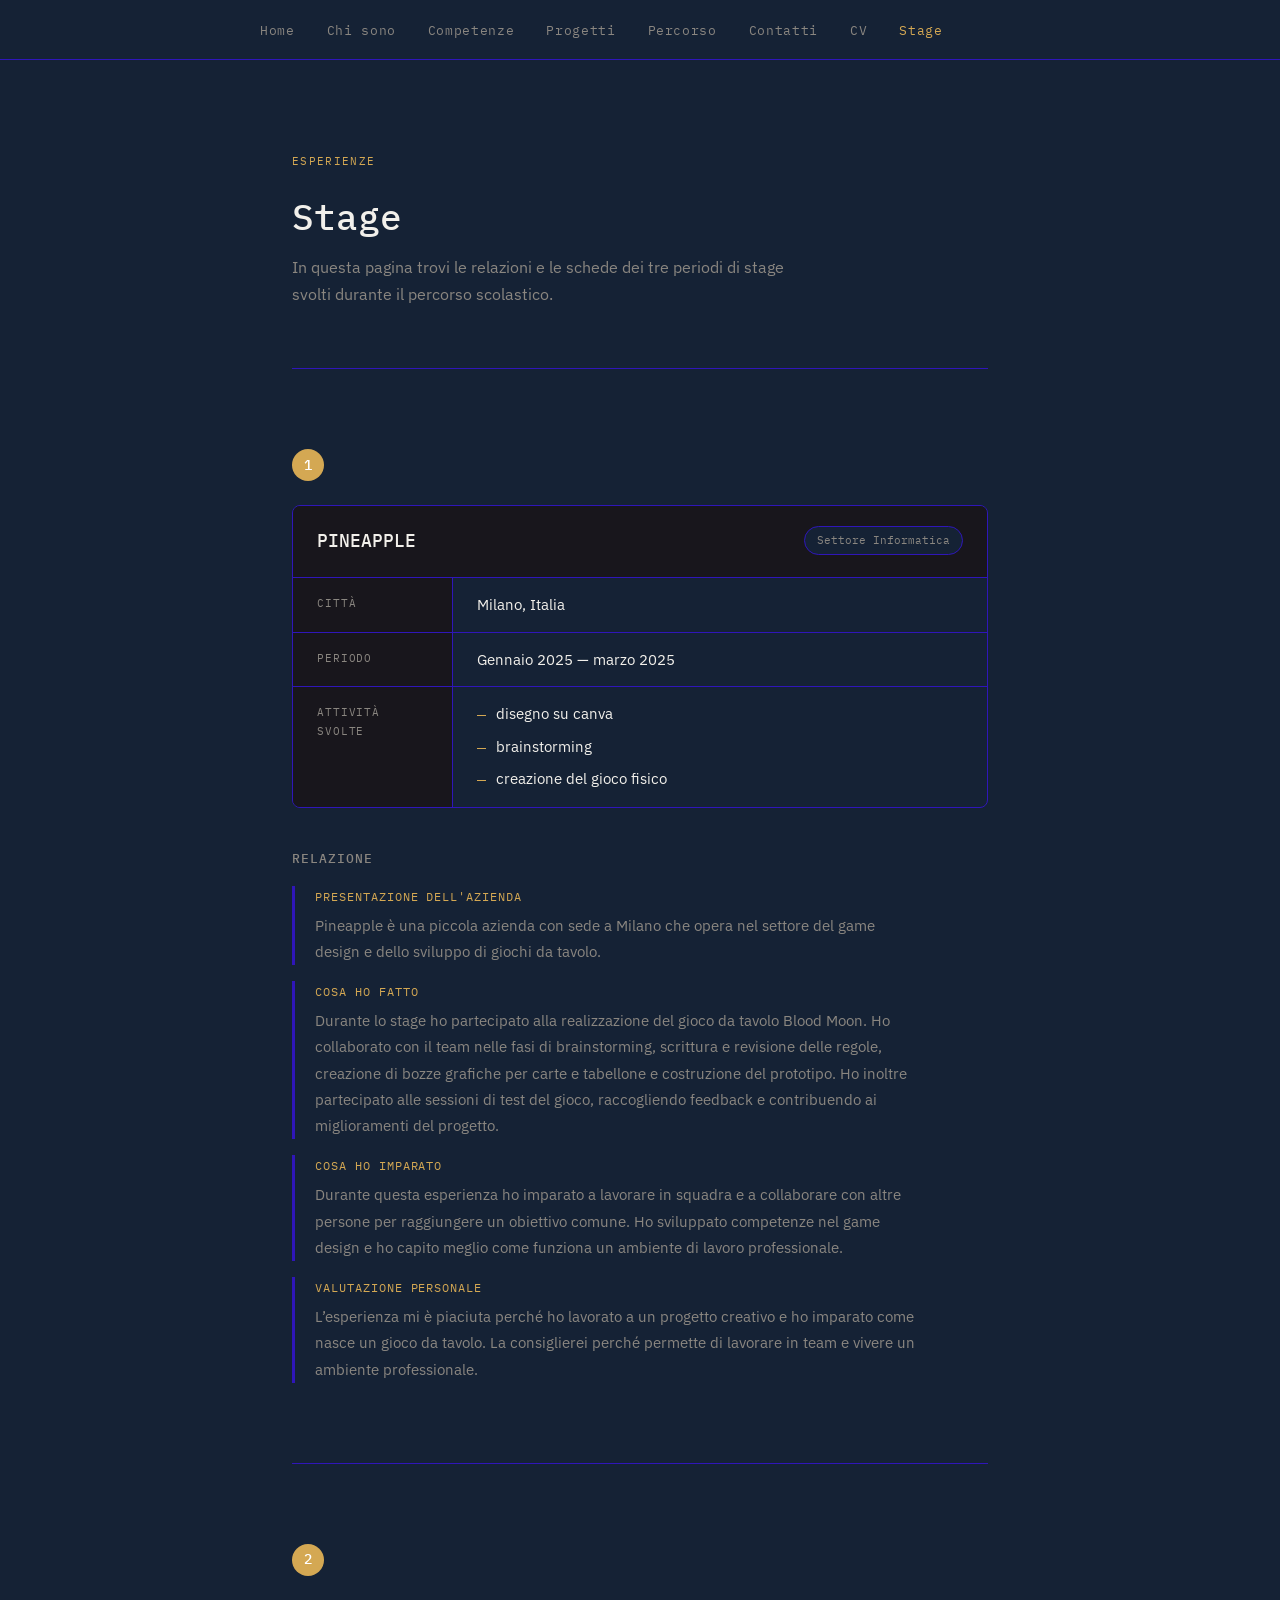
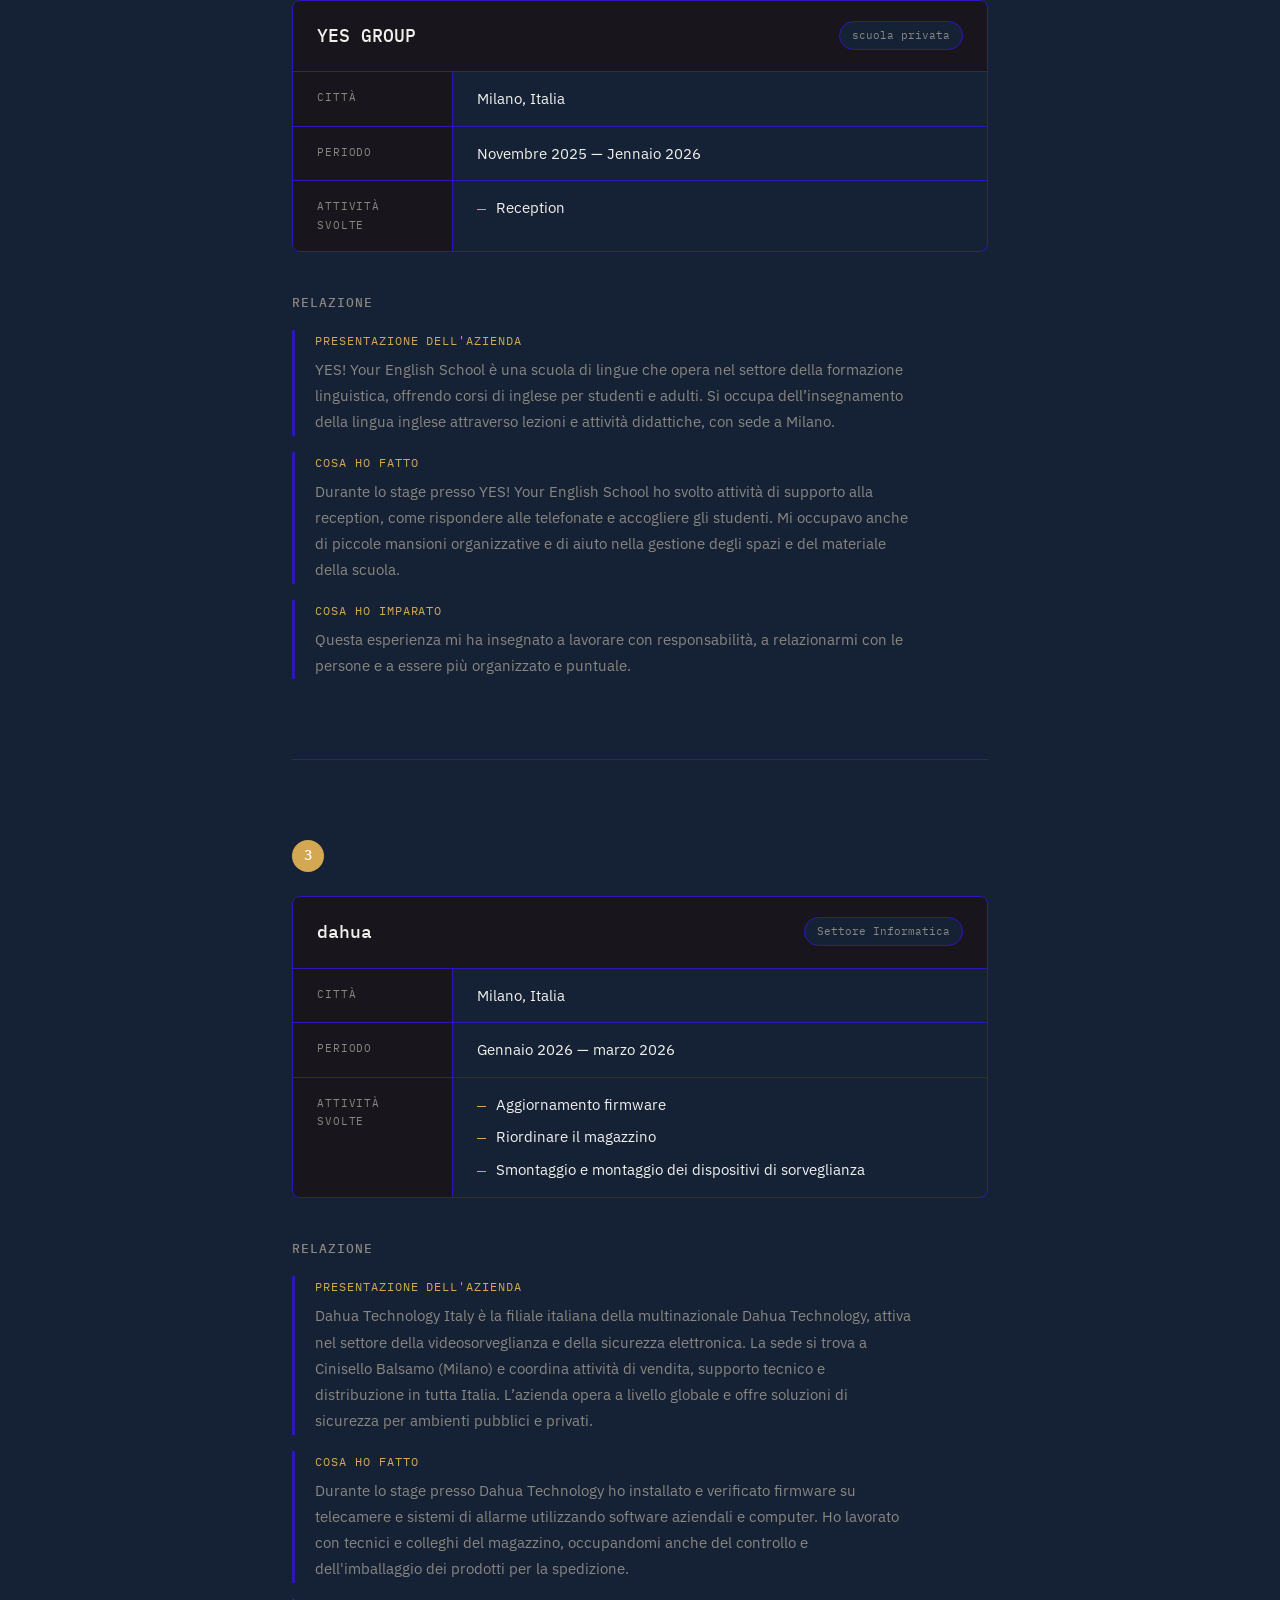
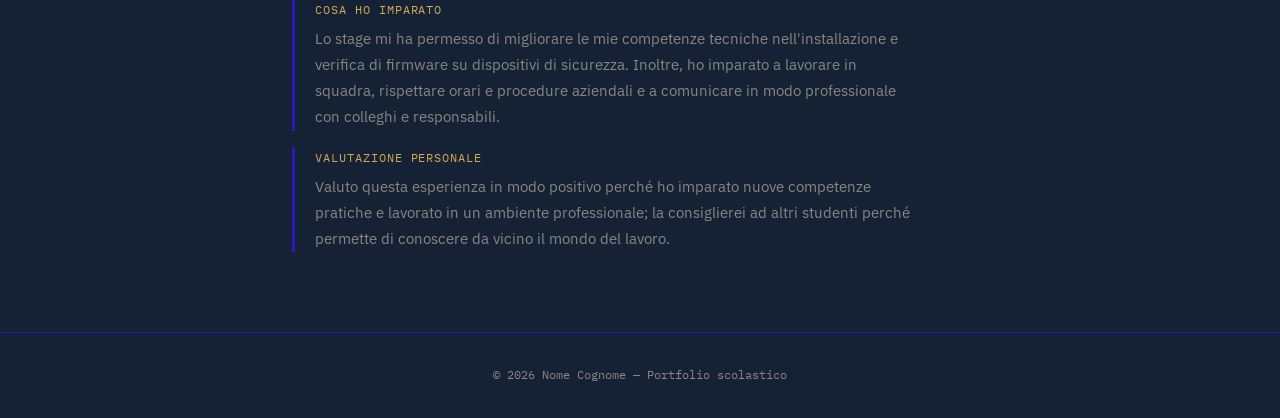
<file: stage.html>
<!DOCTYPE html>
<html lang="it">
<head>
  <meta charset="UTF-8" />
  <meta name="viewport" content="width=device-width, initial-scale=1.0"/>

  <!-- ✏️ MODIFICA: cambia il titolo con il tuo nome -->
  <title>JAMIL HOWLADER — Stage</title>

  <link rel="preconnect" href="https://fonts.googleapis.com">
  <link href="https://fonts.googleapis.com/css2?family=IBM+Plex+Sans:wght@300;400;500&family=IBM+Plex+Mono:wght@400;500&display=swap" rel="stylesheet">
  <link rel="stylesheet" href="style.css">
</head>

<body class="pagina-stage">

  <!-- NAVIGAZIONE -->
  <nav>
    <ul>
      <!-- ✏️ MODIFICA: stessi link del tuo portfolio -->
      <li><a href="./index.html">Home</a></li>
      <li><a href="index.html#chi-sono">Chi sono</a></li>
      <li><a href="./index.html#competenze">Competenze</a></li>
      <li><a href="./index.html#progetti">Progetti</a></li>
      <li><a href="./index.html#percorso">Percorso</a></li>
      <li><a href="./index.html#contatti">Contatti</a></li>
      <li><a href="./index.html#cv">CV</a></li>
      <li><a href="./stage.html" class="attivo">Stage</a></li>
    </ul>
  </nav>

  <main>

    <!-- INTESTAZIONE -->
    <section id="intro">
      <p class="etichetta">Esperienze</p>
      <h1>Stage</h1>
      <p>
        In questa pagina trovi le relazioni e le schede dei tre periodi
        di stage svolti durante il percorso scolastico.
      </p>
    </section>


    <!-- ==========================================
         STAGE 1
         ========================================== -->
    <section id="stage-1">

      <div class="numero-stage">1</div>

      <!-- SCHEDA AZIENDA -->
      <div class="scheda-azienda">

        <div class="scheda-header">
          <!-- ✏️ MODIFICA: nome azienda e settore -->
          <h2>PINEAPPLE</h2>
          <span class="settore-badge">Settore Informatica </span>
        </div>

        <div class="scheda-corpo">

          <div class="scheda-riga">
            <span class="scheda-label">Città</span>
            <!-- ✏️ MODIFICA -->
            <span class="scheda-valore">Milano, Italia</span>
          </div>

          <div class="scheda-riga">
            <span class="scheda-label">Periodo</span>
            <!-- ✏️ MODIFICA: quando hai fatto lo stage -->
            <span class="scheda-valore">Gennaio 2025 — marzo 2025</span>
          </div>


          <div class="scheda-riga">
            <span class="scheda-label">Attività svolte</span>
            <!-- ✏️ MODIFICA: aggiungi / rimuovi voci -->
            <ul class="attivita-lista">
              <li>disegno su canva </li>
              <li>brainstorming </li>
              <li>creazione del gioco fisico </li>
           
            </ul>
          </div>

        </div>
      </div>

      <!-- RELAZIONE -->
      <div class="relazione-contenitore">
        <h3>Relazione</h3>

        <div class="relazione-testo">

          <!-- ✏️ Ogni blocco è un paragrafo della relazione.
               Puoi cambiare i titoli e scrivere il tuo testo dentro i tag <p>.
               Puoi aggiungere altri paragrafi copiando il blocco sotto. -->

          <div class="relazione-paragrafo">
            <p class="para-titolo">Presentazione dell'azienda</p>
            <p>
              Pineapple è una piccola azienda con sede a Milano che opera nel settore 
              del game design e dello sviluppo di giochi da tavolo. 
            </p>
          </div>

          <div class="relazione-paragrafo">
            <p class="para-titolo">Cosa ho fatto</p>
            <p>
              Durante lo stage ho partecipato alla realizzazione del gioco da tavolo Blood Moon. 
              Ho collaborato con il team nelle fasi di brainstorming, scrittura e revisione delle regole, 
              creazione di bozze grafiche per carte e tabellone e costruzione del prototipo. Ho inoltre partecipato
               alle sessioni di test del gioco, raccogliendo feedback e contribuendo ai miglioramenti del progetto.

            </p>
          </div>

          <div class="relazione-paragrafo">
            <p class="para-titolo">Cosa ho imparato</p>
            <p>
            Durante questa esperienza ho imparato a lavorare in squadra 
            e a collaborare con altre persone per raggiungere un obiettivo comune.
             Ho sviluppato competenze nel game design e ho capito meglio come funziona 
             un ambiente di lavoro professionale.

            </p>
          </div>

          <div class="relazione-paragrafo">
            <p class="para-titolo">Valutazione personale</p>
            <p>
              L’esperienza mi è piaciuta perché ho lavorato a un 
              progetto creativo e ho imparato come nasce un gioco da tavolo. 
              La consiglierei perché permette di lavorare in team e vivere un ambiente professionale.

            </p>
          </div>

        </div>
      </div>

    </section>


    <!-- ==========================================
         STAGE 2
         ========================================== -->
    <section id="stage-2">

      <div class="numero-stage">2</div>

      <!-- SCHEDA AZIENDA -->
      <div class="scheda-azienda">

        <div class="scheda-header">
          <!-- ✏️ MODIFICA: nome azienda e settore -->
          <h2>YES GROUP </h2>
          <span class="settore-badge">scuola privata </span>
        </div>

        <div class="scheda-corpo">

          <div class="scheda-riga">
            <span class="scheda-label">Città</span>
            <span class="scheda-valore">Milano, Italia</span>
          </div>

          <div class="scheda-riga">
            
            <span class="scheda-label">Periodo</span>
            <span class="scheda-valore">Novembre 2025 — Jennaio 2026</span>
          </div>

         

          <div class="scheda-riga">
            <span class="scheda-label">Attività svolte</span>
            <ul class="attivita-lista">
              <li>Reception</li>
   
            </ul>
          </div>

        </div>
      </div>

      <!-- RELAZIONE -->
      <div class="relazione-contenitore">
        <h3>Relazione</h3>

        <div class="relazione-testo">

          <div class="relazione-paragrafo">
            <p class="para-titolo">Presentazione dell'azienda</p>
            <p>
          YES! Your English School è una scuola di lingue che opera nel settore della formazione 
          linguistica, offrendo corsi di inglese per studenti e adulti. Si occupa dell’insegnamento
           della lingua inglese attraverso lezioni e attività didattiche, con sede a Milano.

            </p>
          </div>

          <div class="relazione-paragrafo">
            <p class="para-titolo">Cosa ho fatto</p>
            <p>
            Durante lo stage presso YES! Your English School 
            ho svolto attività di supporto alla reception, come rispondere 
            alle telefonate e accogliere gli studenti. Mi occupavo anche di piccole 
            mansioni organizzative e di aiuto nella gestione degli spazi e del materiale della scuola.

            </p>
          </div>

          <div class="relazione-paragrafo">
            <p class="para-titolo">Cosa ho imparato</p>
            <p>
Questa esperienza mi ha insegnato a lavorare con responsabilità, a relazionarmi con le persone e a essere più organizzato e puntuale.
            </p>
          </div>

          

        </div>
      </div>

    </section>





        <section id="stage-3">

      <div class="numero-stage">3</div>

      <!-- SCHEDA AZIENDA -->
      <div class="scheda-azienda">

        <div class="scheda-header">
          <!-- ✏️ MODIFICA: nome azienda e settore -->
          <h2>dahua</h2>
          <span class="settore-badge">Settore Informatica </span>
        </div>

        <div class="scheda-corpo">

          <div class="scheda-riga">
            <span class="scheda-label">Città</span>
            <!-- ✏️ MODIFICA -->
            <span class="scheda-valore">Milano, Italia</span>
          </div>

          <div class="scheda-riga">
            <span class="scheda-label">Periodo</span>
            <!-- ✏️ MODIFICA: quando hai fatto lo stage -->
            <span class="scheda-valore">Gennaio 2026 — marzo 2026</span>
          </div>

       

          <div class="scheda-riga">
            <span class="scheda-label">Attività svolte</span>
            <!-- ✏️ MODIFICA: aggiungi / rimuovi voci -->
            <ul class="attivita-lista">
              <li>Aggiornamento firmware </li>
              <li> Riordinare il magazzino </li>
              <li>Smontaggio e montaggio dei dispositivi di sorveglianza

              </li>
             
            </ul>
          </div>

        </div>
      </div>

      <!-- RELAZIONE -->
      <div class="relazione-contenitore">
        <h3>Relazione</h3>

        <div class="relazione-testo">

          <!-- ✏️ Ogni blocco è un paragrafo della relazione.
               Puoi cambiare i titoli e scrivere il tuo testo dentro i tag <p>.
               Puoi aggiungere altri paragrafi copiando il blocco sotto. -->

          <div class="relazione-paragrafo">
            <p class="para-titolo">Presentazione dell'azienda</p>
            <p>
             Dahua Technology Italy è la filiale italiana della multinazionale Dahua Technology, attiva nel settore della videosorveglianza e della sicurezza elettronica.

La sede si trova a Cinisello Balsamo (Milano) e coordina attività di vendita, supporto tecnico e distribuzione in tutta Italia. L’azienda opera a livello globale e offre soluzioni di sicurezza per ambienti pubblici e privati.

            </p>
          </div>

          <div class="relazione-paragrafo">
            <p class="para-titolo">Cosa ho fatto</p>
            <p>
              Durante lo stage presso Dahua Technology ho installato e verificato firmware 
              su telecamere e sistemi di allarme utilizzando software aziendali e computer.
               Ho lavorato con tecnici e colleghi del magazzino, occupandomi anche del controllo 
               e dell'imballaggio dei prodotti per la spedizione.

            </p>
          </div>

          <div class="relazione-paragrafo">
            <p class="para-titolo">Cosa ho imparato</p>
            <p>
           Lo stage mi ha permesso di migliorare le mie competenze
            tecniche nell'installazione e verifica di firmware su dispositivi
             di sicurezza. Inoltre, ho imparato a lavorare in squadra, rispettare orari 
             e procedure aziendali e a comunicare in modo professionale con colleghi e responsabili.

            </p>
          </div>

          <div class="relazione-paragrafo">
            <p class="para-titolo">Valutazione personale</p>
            <p>
             Valuto questa esperienza in modo positivo perché ho 
             imparato nuove competenze pratiche e lavorato in un ambiente
              professionale; la consiglierei ad altri studenti perché permette di conoscere da vicino il mondo del lavoro.

            </p>
          </div>

        </div>
      </div>

    </section>















  </main>

  <footer>
    <!-- ✏️ MODIFICA: il tuo nome -->
    © 2026 Nome Cognome — Portfolio scolastico
  </footer>

</body>
</html>
</file>
<file: style.css>
/* =============================================
   VARIABILI — modifica qui i colori del sito
   Cambiarle qui le cambia su TUTTE le pagine
   ============================================= */
:root {
--colore-sfondo:     #152235;
--colore-testo:      #f2f0eb;
--colore-testo-muto: #8a8680;
--colore-accento:    #d4a853;
--colore-bordo:      #2f16b9;
--colore-card:       #18161c;

  --font-titoli: 'IBM Plex Mono', monospace;
  --font-testo:  'IBM Plex Sans', sans-serif;

  --larghezza-max: 760px;
  --raggio:        8px;
}

/* =============================================
   RESET E BASE
   ============================================= */
*, *::before, *::after {
  box-sizing: border-box;
  margin: 0;
  padding: 0;
}

html {
  scroll-behavior: smooth;
}

body {
  background-color: var(--colore-sfondo);
  color: var(--colore-testo);
  font-family: var(--font-testo);
  font-size: 16px;
  line-height: 1.7;
}

/* =============================================
   NAVIGAZIONE
   ============================================= */
nav {
  position: sticky;
  top: 0;
  background-color: var(--colore-sfondo);
  border-bottom: 1px solid var(--colore-bordo);
  z-index: 100;
  padding: 0 32px;
}

nav ul {
  list-style: none;
  display: flex;
  gap: 32px;
  max-width: var(--larghezza-max);
  margin: 0 auto;
  padding: 16px 0;
}

nav a {
  text-decoration: none;
  color: var(--colore-testo-muto);
  font-size: 13px;
  font-family: var(--font-titoli);
  letter-spacing: 0.05em;
  transition: color 0.2s;
}

nav a:hover,
nav a.attivo {
  color: var(--colore-accento);
}

/* =============================================
   LAYOUT PRINCIPALE
   ============================================= */
main {
  max-width: var(--larghezza-max);
  margin: 0 auto;
  padding: 0 32px;
}

section {
  padding: 80px 0;
  border-bottom: 1px solid var(--colore-bordo);
}

section:last-child {
  border-bottom: none;
}

/* =============================================
   TIPOGRAFIA
   ============================================= */
.etichetta {
  font-family: var(--font-titoli);
  font-size: 11px;
  letter-spacing: 0.12em;
  text-transform: uppercase;
  color: var(--colore-accento);
  margin-bottom: 24px;
}

h1 {
  font-family: var(--font-titoli);
  font-size: clamp(28px, 5vw, 42px);
  font-weight: 500;
  line-height: 1.2;
  margin-bottom: 16px;
}

/* h1 nella pagina stage è leggermente più piccolo */
.pagina-stage h1 {
  font-size: clamp(24px, 4vw, 36px);
}

h2 {
  font-family: var(--font-titoli);
  font-size: 22px;
  font-weight: 500;
  margin-bottom: 8px;
}

h3 {
  font-family: var(--font-titoli);
  font-size: 15px;
  font-weight: 500;
  margin-bottom: 6px;
}

p {
  color: var(--colore-testo-muto);
  max-width: 600px;
}

a {
  color: var(--colore-accento);
}

/* =============================================
   SEZIONE HERO (intestazione — solo index)
   ============================================= */
#hero {
  padding: 100px 0 80px;
}

#hero .sottotitolo {
  font-size: 18px;
  color: var(--colore-testo-muto);
  margin-bottom: 32px;
  max-width: 520px;
}

.tag-list {
  display: flex;
  flex-wrap: wrap;
  gap: 8px;
  margin-top: 24px;
}

.tag {
  font-family: var(--font-titoli);
  font-size: 12px;
  padding: 4px 12px;
  border: 1px solid var(--colore-bordo);
  border-radius: 100px;
  color: var(--colore-testo-muto);
}

/* =============================================
   SEZIONE CHI SONO — griglia 2 colonne
   ============================================= */
.griglia-2col {
  display: grid;
  grid-template-columns: 1fr 1fr;
  gap: 40px;
  margin-top: 32px;
}

.info-riga {
  display: flex;
  flex-direction: column;
  gap: 4px;
  padding: 16px 0;
  border-bottom: 1px solid var(--colore-bordo);
}

.info-riga span:first-child {
  font-family: var(--font-titoli);
  font-size: 11px;
  text-transform: uppercase;
  letter-spacing: 0.08em;
  color: var(--colore-testo-muto);
}

.info-riga span:last-child {
  font-size: 15px;
  color: var(--colore-testo);
}

/* =============================================
   SEZIONE COMPETENZE
   ============================================= */
.competenze-griglia {
  display: grid;
  grid-template-columns: repeat(auto-fill, minmax(200px, 1fr));
  gap: 16px;
  margin-top: 32px;
}

.competenza-card {
  background: var(--colore-card);
  border: 1px solid var(--colore-bordo);
  border-radius: var(--raggio);
  padding: 20px;
}

.competenza-card h3 {
  font-size: 13px;
  margin-bottom: 12px;
  color: var(--colore-testo);
}

.barra-contenitore {
  background: var(--colore-bordo);
  border-radius: 4px;
  height: 4px;
  overflow: hidden;
}

.barra {
  height: 100%;
  background: var(--colore-accento);
  border-radius: 4px;
}

.livello-label {
  font-family: var(--font-titoli);
  font-size: 10px;
  color: var(--colore-testo-muto);
  margin-top: 6px;
}

/* =============================================
   SEZIONE PROGETTI
   ============================================= */
.progetti-lista {
  display: flex;
  flex-direction: column;
  gap: 24px;
  margin-top: 32px;
}

.progetto-card {
  border: 1px solid var(--colore-bordo);
  border-radius: var(--raggio);
  overflow: hidden;
  transition: border-color 0.2s;
}

.progetto-card:hover {
  border-color: var(--colore-accento);
}

.progetto-immagine {
  width: 100%;
  height: 180px;
  background:rgb(55, 52, 52);
  display: flex;
  align-items: center;
  justify-content: center;
  font-family: var(--font-titoli);
  font-size: 12px;
  color: var(--colore-testo-muto);
  /* ✏️ puoi sostituire il colore di sfondo con un'immagine:
     background: url('immagine-progetto.jpg') center/cover; */
}

.progetto-corpo {
  padding: 24px;
}

.progetto-meta {
  display: flex;
  gap: 12px;
  margin-top: 12px;
  flex-wrap: wrap;
}

.badge {
  font-family: var(--font-titoli);
  font-size: 11px;
  padding: 3px 10px;
  border-radius: 4px;
  background: var(--colore-card);
  border: 1px solid var(--colore-bordo);
  color: var(--colore-testo-muto);
}

.progetto-link {
  display: inline-block;
  margin-top: 16px;
  font-family: var(--font-titoli);
  font-size: 12px;
  color: var(--colore-accento);
  text-decoration: none;
}

.progetto-link:hover {
  text-decoration: underline;
}

/* =============================================
   SEZIONE PERCORSO — timeline
   ============================================= */
.timeline {
  margin-top: 32px;
  display: flex;
  flex-direction: column;
  gap: 0;
}

.timeline-item {
  display: grid;
  grid-template-columns: 100px 1fr;
  gap: 24px;
  padding-bottom: 32px;
  position: relative;
}

.timeline-item::before {
  content: '';
  position: absolute;
  left: 91px;
  top: 6px;
  bottom: 0;
  width: 1px;
  background: var(--colore-bordo);
}

.timeline-item:last-child::before {
  display: none;
}

.timeline-anno {
  font-family: var(--font-titoli);
  font-size: 12px;
  color: var(--colore-testo-muto);
  padding-top: 2px;
  text-align: right;
}

.timeline-contenuto {
  padding-left: 20px;
  position: relative;
}

.timeline-contenuto::before {
  content: '';
  position: absolute;
  left: -4px;
  top: 7px;
  width: 8px;
  height: 8px;
  border-radius: 50%;
  background: var(--colore-accento);
}

/* =============================================
   SEZIONE CONTATTI
   ============================================= */
.contatti-lista {
  margin-top: 32px;
  display: flex;
  flex-direction: column;
  gap: 16px;
}

.contatto-riga {
  display: flex;
  align-items: center;
  gap: 16px;
  padding: 16px 20px;
  border: 1px solid var(--colore-bordo);
  border-radius: var(--raggio);
  text-decoration: none;
  color: var(--colore-testo);
  transition: border-color 0.2s, background 0.2s;
}

.contatto-riga:hover {
  border-color: var(--colore-accento);
  background: var(--colore-card);
}

.contatto-icona {
  font-family: var(--font-titoli);
  font-size: 12px;
  color: var(--colore-accento);
  min-width: 80px;
}

/* =============================================
   SEZIONE CV
   ============================================= */
.cv-download-bar {
  display: flex;
  align-items: center;
  justify-content: space-between;
  background: var(--colore-card);
  border: 1px solid var(--colore-bordo);
  border-radius: var(--raggio);
  padding: 16px 24px;
  margin-top: 32px;
  margin-bottom: 40px;
  flex-wrap: wrap;
  gap: 12px;
}

.cv-download-bar p {
  font-size: 14px;
  max-width: none;
}

.btn-scarica {
  display: inline-flex;
  align-items: center;
  gap: 8px;
  background: var(--colore-accento);
  color: #fff;
  text-decoration: none;
  font-family: var(--font-titoli);
  font-size: 12px;
  letter-spacing: 0.05em;
  padding: 10px 20px;
  border-radius: var(--raggio);
  transition: opacity 0.2s;
  white-space: nowrap;
}

.btn-scarica:hover {
  opacity: 0.85;
  color: #fff;
}

.cv-blocco {
  margin-bottom: 40px;
}

.cv-blocco-titolo {
  font-family: var(--font-titoli);
  font-size: 11px;
  letter-spacing: 0.12em;
  text-transform: uppercase;
  color: var(--colore-accento);
  border-bottom: 1px solid var(--colore-bordo);
  padding-bottom: 8px;
  margin-bottom: 20px;
}

.cv-riga {
  display: grid;
  grid-template-columns: 110px 1fr;
  gap: 16px 24px;
  padding: 14px 0;
  border-bottom: 1px solid var(--colore-bordo);
  align-items: start;
}

.cv-riga:last-child {
  border-bottom: none;
}

.cv-periodo {
  font-family: var(--font-titoli);
  font-size: 11px;
  color: var(--colore-testo-muto);
  padding-top: 3px;
}

.cv-contenuto h3 {
  font-size: 14px;
  font-weight: 500;
  margin-bottom: 2px;
  color: var(--colore-testo);
}

.cv-contenuto .cv-luogo {
  font-size: 13px;
  color: var(--colore-accento);
  font-family: var(--font-titoli);
  margin-bottom: 4px;
}

.cv-contenuto p {
  font-size: 13px;
  color: var(--colore-testo-muto);
  max-width: none;
  margin: 0;
}

.cv-skill-lista {
  display: flex;
  flex-wrap: wrap;
  gap: 8px;
  padding: 12px 0;
}

.cv-skill {
  font-family: var(--font-titoli);
  font-size: 11px;
  padding: 4px 12px;
  border-radius: 4px;
  background: var(--colore-card);
  border: 1px solid var(--colore-bordo);
  color: var(--colore-testo);
}

/* =============================================
   PAGINA STAGE — componenti specifici
   ============================================= */

/* Intestazione pagina stage */
#intro {
  padding: 80px 0 60px;
}

#intro p {
  margin-top: 12px;
  max-width: 520px;
}

/* Numerazione stage (cerchio colorato) */
.numero-stage {
  display: inline-flex;
  align-items: center;
  justify-content: center;
  width: 32px;
  height: 32px;
  border-radius: 50%;
  background: var(--colore-accento);
  color: #fff;
  font-family: var(--font-titoli);
  font-size: 14px;
  font-weight: 500;
  margin-bottom: 24px;
}

/* Scheda azienda */
.scheda-azienda {
  border: 1px solid var(--colore-bordo);
  border-radius: var(--raggio);
  overflow: hidden;
  margin-bottom: 40px;
}

.scheda-header {
  background: var(--colore-card);
  border-bottom: 1px solid var(--colore-bordo);
  padding: 20px 24px;
  display: flex;
  align-items: flex-start;
  justify-content: space-between;
  gap: 16px;
  flex-wrap: wrap;
}

.scheda-header h2 {
  font-size: 18px;
  margin-bottom: 0;
}

.scheda-header .settore-badge {
  font-family: var(--font-titoli);
  font-size: 11px;
  padding: 4px 12px;
  border: 1px solid var(--colore-bordo);
  border-radius: 100px;
  color: var(--colore-testo-muto);
  background: var(--colore-sfondo);
  white-space: nowrap;
}

.scheda-corpo {
  padding: 0;
}

.scheda-riga {
  display: grid;
  grid-template-columns: 160px 1fr;
  border-bottom: 1px solid var(--colore-bordo);
}

.scheda-riga:last-child {
  border-bottom: none;
}

.scheda-label {
  font-family: var(--font-titoli);
  font-size: 11px;
  text-transform: uppercase;
  letter-spacing: 0.08em;
  color: var(--colore-testo-muto);
  padding: 16px 24px;
  background: var(--colore-card);
  border-right: 1px solid var(--colore-bordo);
  display: flex;
  align-items: flex-start;
}

.scheda-valore {
  padding: 14px 24px;
  font-size: 15px;
  color: var(--colore-testo);
}

/* Lista attività dentro la scheda */
.attivita-lista {
  list-style: none;
  display: flex;
  flex-direction: column;
  gap: 6px;
  padding: 14px 24px;
}

.attivita-lista li {
  font-size: 15px;
  color: var(--colore-testo);
  display: flex;
  gap: 10px;
  align-items: flex-start;
}

.attivita-lista li::before {
  content: '—';
  color: var(--colore-accento);
  font-family: var(--font-titoli);
  flex-shrink: 0;
  margin-top: 1px;
}

/* Relazione */
.relazione-contenitore {
  margin-top: 8px;
}

.relazione-contenitore h3 {
  font-size: 13px;
  font-weight: 500;
  text-transform: uppercase;
  letter-spacing: 0.08em;
  color: var(--colore-testo-muto);
  margin-bottom: 16px;
}

.relazione-testo {
  display: flex;
  flex-direction: column;
  gap: 16px;
}

.relazione-paragrafo {
  border-left: 3px solid var(--colore-bordo);
  padding-left: 20px;
}

.relazione-paragrafo .para-titolo {
  font-family: var(--font-titoli);
  font-size: 12px;
  text-transform: uppercase;
  letter-spacing: 0.08em;
  color: var(--colore-accento);
  margin-bottom: 6px;
}

.relazione-paragrafo p {
  font-size: 15px;
  line-height: 1.75;
  /* ✏️ il testo della relazione va qui */
}

/* =============================================
   FOOTER
   ============================================= */
footer {
  border-top: 1px solid var(--colore-bordo);
  padding: 32px;
  text-align: center;
  font-family: var(--font-titoli);
  font-size: 12px;
  color: var(--colore-testo-muto);
}

/* =============================================
   RESPONSIVE (schermi piccoli)
   ============================================= */
@media (max-width: 600px) {
  main  { padding: 0 20px; }
  nav   { padding: 0 20px; }

  /* index */
  .griglia-2col      { grid-template-columns: 1fr; }
  .timeline-item     { grid-template-columns: 70px 1fr; }
  .cv-riga           { grid-template-columns: 1fr; gap: 4px; }
  .cv-periodo        { padding-top: 0; }
  .cv-download-bar   { flex-direction: column; align-items: flex-start; }

  /* stage */
  .scheda-riga       { grid-template-columns: 1fr; }
  .scheda-label      { border-right: none; border-bottom: 1px solid var(--colore-bordo); }
  .scheda-header     { flex-direction: column; gap: 8px; }
}
</file>
